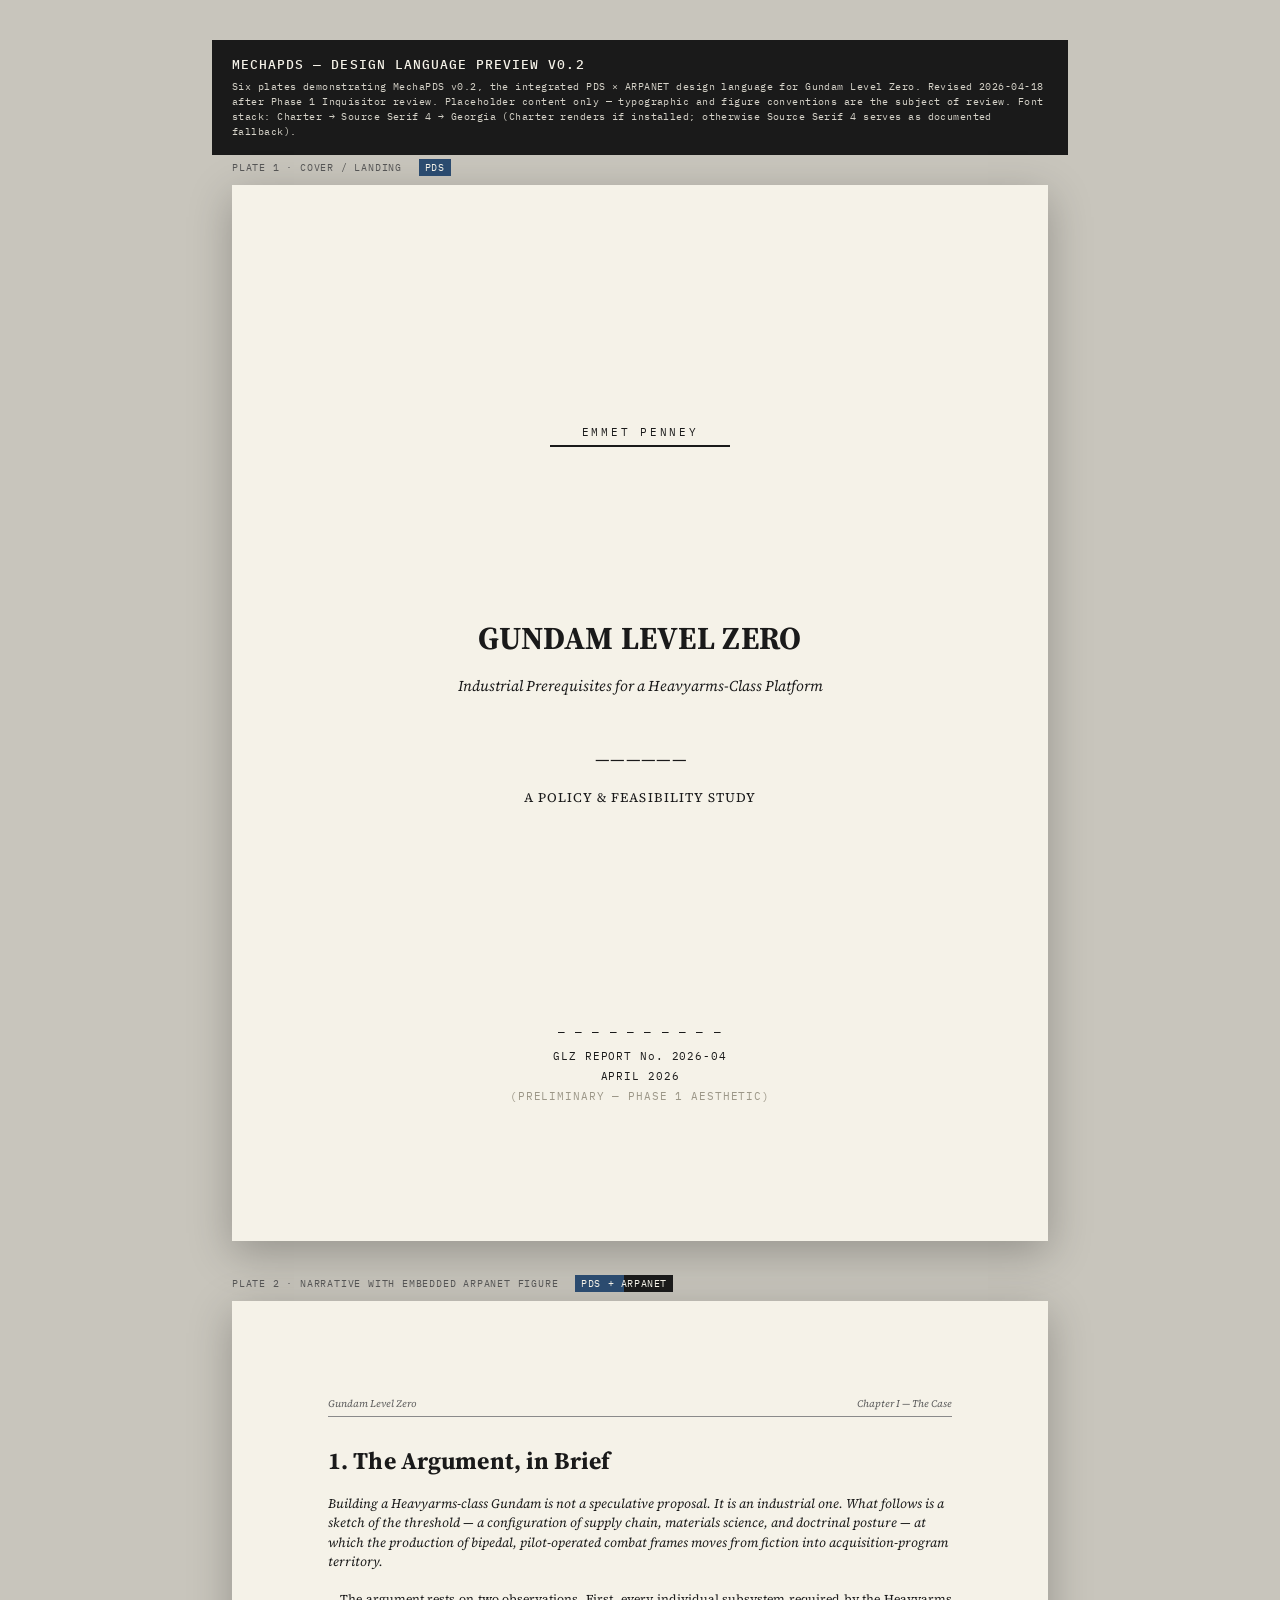
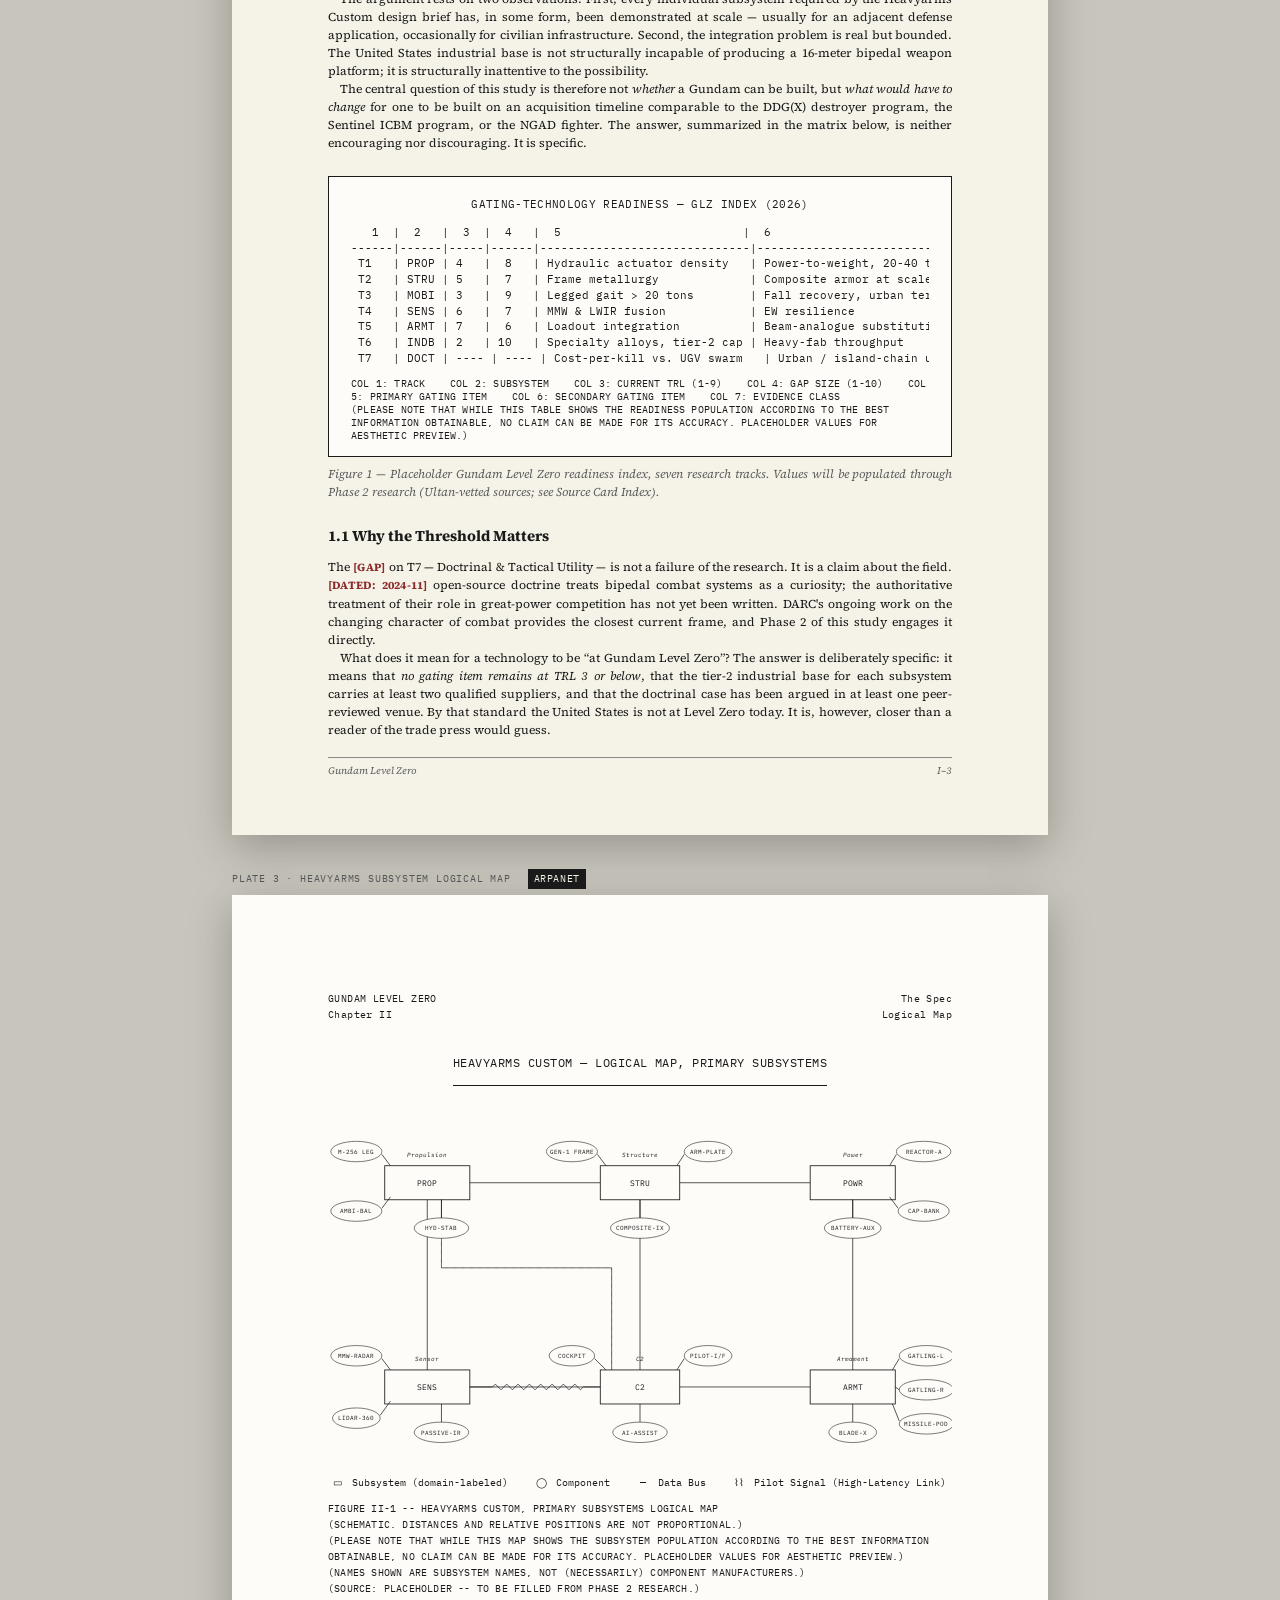
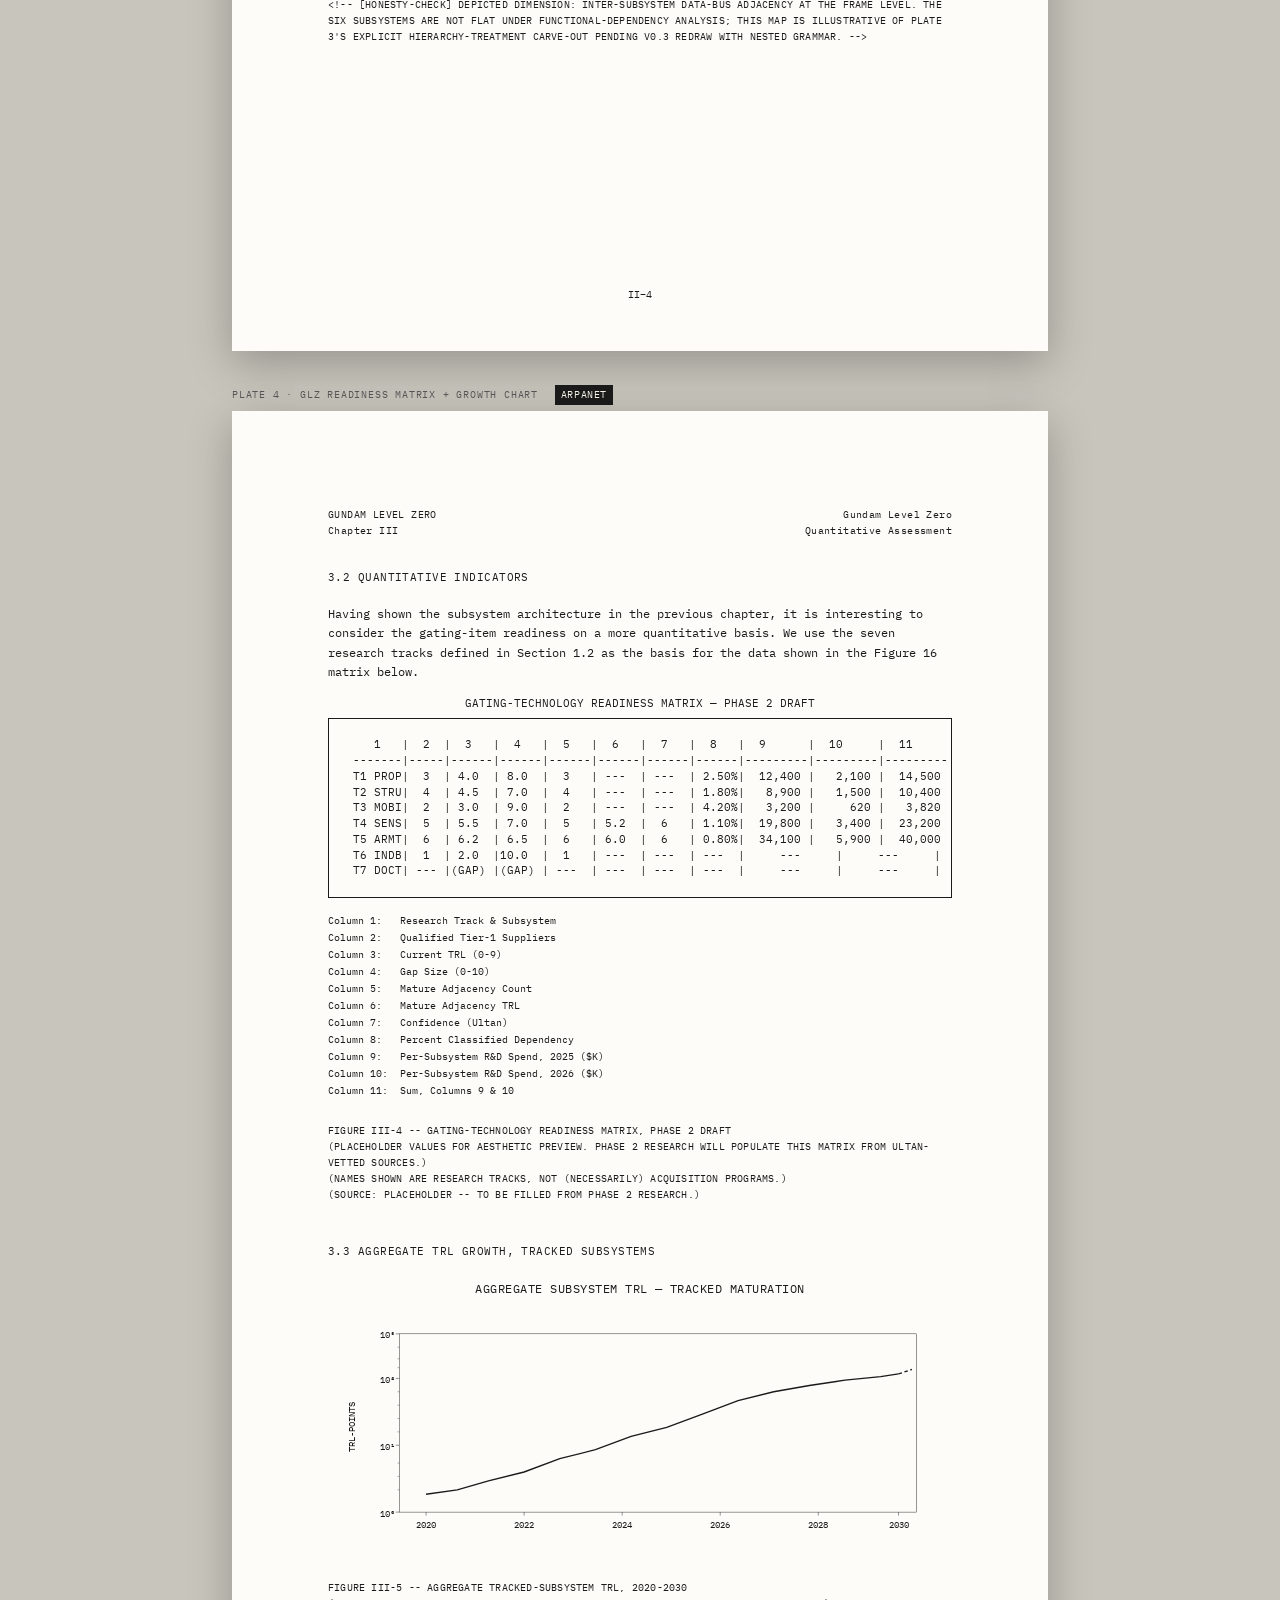
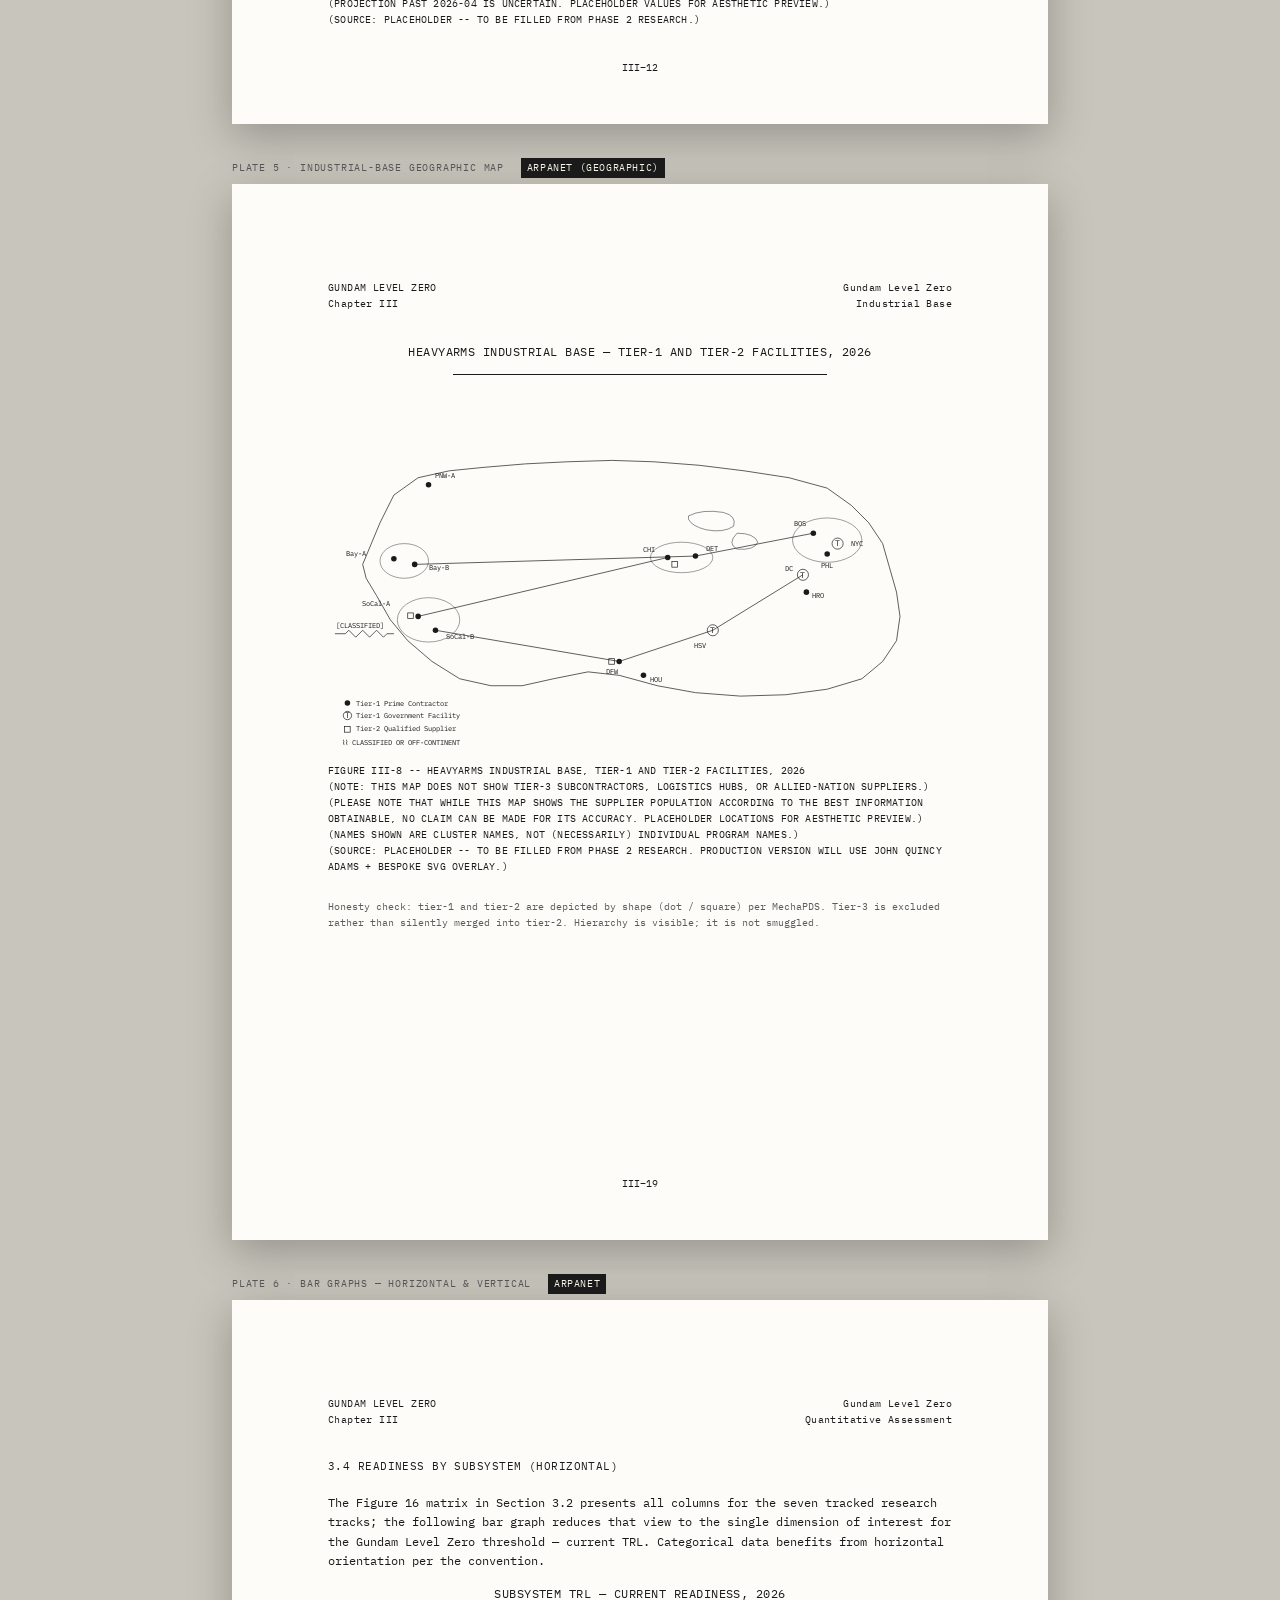
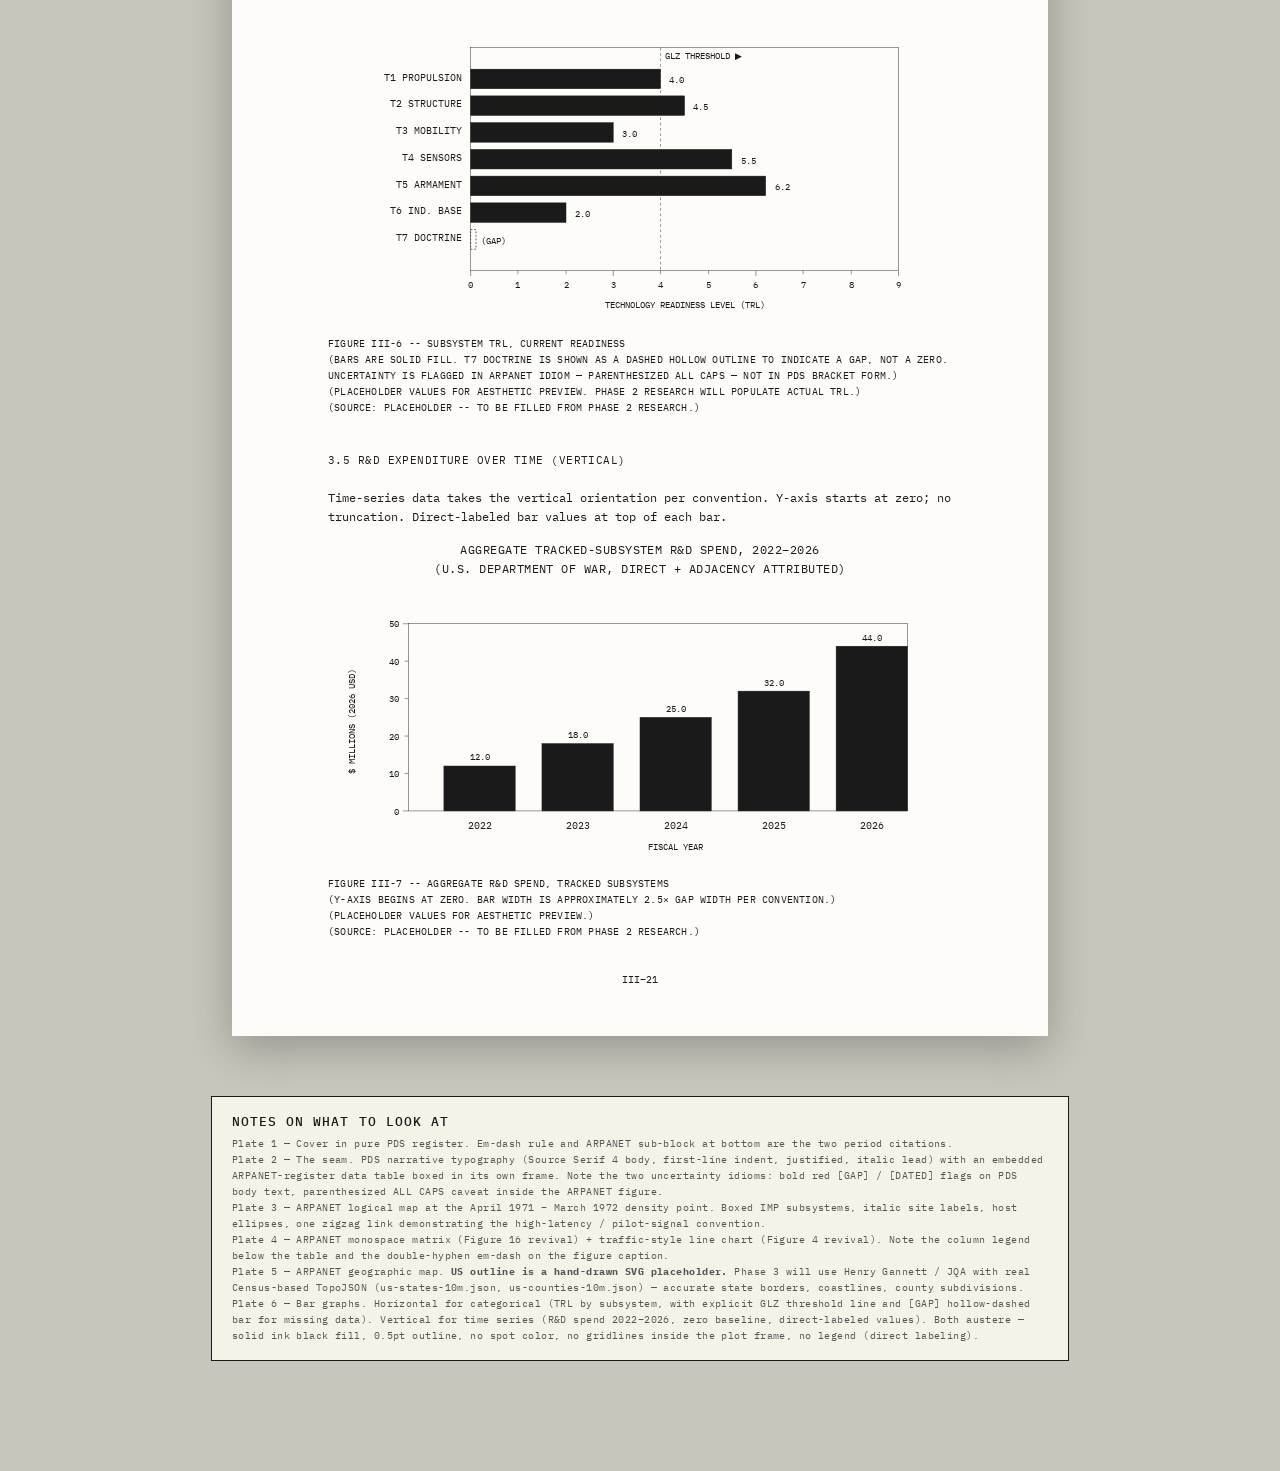
<file: preview/design-language.html>
<!DOCTYPE html>
<html lang="en">
<head>
<meta charset="utf-8">
<title>GLZ — Design Language Preview v0.1</title>
<link rel="preconnect" href="https://fonts.googleapis.com">
<link rel="preconnect" href="https://fonts.gstatic.com" crossorigin>
<link href="https://fonts.googleapis.com/css2?family=Source+Serif+4:ital,opsz,wght@0,8..60,400;0,8..60,700;1,8..60,400&family=IBM+Plex+Mono:ital,wght@0,400;0,500;1,400&display=swap" rel="stylesheet">
<style>
:root {
  --ink: #1A1A1A;
  --newsprint: #F5F2E8;
  --paper: #FDFCF9;
  --warm-gray: #9C9788;
  --gray-50: #8A8A8A;
  --gray-30: #B8B8B8;
  --gray-15: #DCDCDC;
  --red: #8B2B2B;
  --blue: #2B4B6F;
  --serif: 'Charter', 'Source Serif 4', Georgia, serif;
  --gray-70: #5C5C5C;
  --mono: 'IBM Plex Mono', Consolas, monospace;
}
html, body { margin:0; padding:0; }
body {
  background: #C8C5BC;
  font-family: var(--serif);
  color: var(--ink);
  padding: 40px 20px 80px;
}
.preview-header {
  max-width: 8.5in;
  margin: 0 auto 30px;
  padding: 16px 20px;
  background: var(--ink);
  color: var(--newsprint);
  font-family: var(--mono);
  font-size: 11px;
  letter-spacing: 0.04em;
}
.preview-header h1 {
  margin: 0 0 6px 0;
  font-family: var(--mono);
  font-weight: 500;
  font-size: 13px;
  letter-spacing: 0.08em;
  text-transform: uppercase;
}
.preview-header p {
  margin: 0;
  font-size: 10px;
  color: #D5D2C8;
  line-height: 1.5;
}

/* Plate container — mimics a printed page */
.plate {
  width: 8.5in;
  min-height: 11in;
  margin: 0 auto 60px;
  background: var(--newsprint);
  padding: 1in;
  box-sizing: border-box;
  box-shadow: 0 12px 40px rgba(0,0,0,0.25);
  position: relative;
  color: var(--ink);
}
.plate-tag {
  position: absolute;
  top: -26px;
  left: 0;
  font-family: var(--mono);
  font-size: 10px;
  color: #555;
  letter-spacing: 0.08em;
  text-transform: uppercase;
}
.plate-tag .register {
  display: inline-block;
  margin-left: 10px;
  padding: 2px 6px;
  background: #333;
  color: #F5F2E8;
  letter-spacing: 0.06em;
}
.plate-tag .register.pds { background: var(--blue); }
.plate-tag .register.arpanet { background: var(--ink); }
.plate-tag .register.seam {
  background: linear-gradient(90deg, var(--blue) 50%, var(--ink) 50%);
}

/* === PDS Register === */
.pds-page {}
.pds-page .running-head {
  display: flex;
  justify-content: space-between;
  font-family: var(--serif);
  font-style: italic;
  font-size: 10px;
  color: var(--gray-70);
  border-bottom: 0.5px solid var(--gray-50);
  padding-bottom: 6px;
  margin-bottom: 30px;
}
.pds-page h1 {
  font-family: var(--serif);
  font-weight: 700;
  font-size: 24px;
  line-height: 1.2;
  margin: 0 0 18px 0;
  letter-spacing: 0.005em;
}
.pds-page h2 {
  font-family: var(--serif);
  font-weight: 700;
  font-size: 15px;
  margin: 24px 0 12px 0;
}
.pds-page p {
  font-family: var(--serif);
  font-size: 12px;
  line-height: 1.5;
  margin: 0;
  text-align: justify;
  hyphens: auto;
}
.pds-page p + p { text-indent: 1em; }
.pds-page .lead {
  font-size: 13px;
  font-style: italic;
  margin-bottom: 18px;
  text-align: left;
}
.pds-page .source-line {
  font-family: var(--serif);
  font-style: italic;
  font-size: 10px;
  color: var(--gray-70);
  margin-top: 8px;
}
.pds-page .folio {
  position: absolute;
  bottom: 0.6in;
  left: 1in;
  right: 1in;
  display: flex;
  justify-content: space-between;
  font-family: var(--serif);
  font-style: italic;
  font-size: 10px;
  color: var(--gray-70);
  border-top: 0.5px solid var(--gray-50);
  padding-top: 6px;
}
.flag {
  font-family: var(--serif);
  font-weight: 700;
  font-size: 11px;
  color: var(--red);
  letter-spacing: 0.02em;
  white-space: nowrap;
}

/* === Cover page (PDS) === */
.cover-plate {
  display: flex;
  flex-direction: column;
  justify-content: space-between;
  text-align: center;
}
.cover-plate .org {
  font-family: var(--mono);
  font-size: 11px;
  letter-spacing: 0.25em;
  margin-top: 1.5in;
}
.cover-plate .org-rule {
  width: 180px;
  height: 2px;
  background: var(--ink);
  margin: 6px auto 0;
}
.cover-plate .cover-title {
  font-family: var(--serif);
  font-weight: 700;
  font-size: 32px;
  line-height: 1.15;
  letter-spacing: 0.01em;
  margin: 1.8in 0 0 0;
  padding: 0 40px;
}
.cover-plate .cover-subtitle {
  font-family: var(--serif);
  font-style: italic;
  font-size: 15px;
  color: var(--ink);
  margin: 18px 0 0 0;
}
.cover-plate .em-rule {
  font-family: var(--serif);
  letter-spacing: -0.1em;
  margin: 50px 0 18px;
  font-size: 18px;
  color: var(--ink);
}
.cover-plate .stamp-block {
  font-family: var(--mono);
  font-size: 11px;
  letter-spacing: 0.08em;
  line-height: 1.8;
  margin-top: auto;
  margin-bottom: 0.4in;
}
.cover-plate .stamp-block .stamp-head {
  font-weight: 400;
  letter-spacing: 0.15em;
  margin-bottom: 4px;
}

/* === ARPANET Register === */
.arpanet-page {
  background: var(--paper);
  font-family: var(--mono);
  font-size: 12px;
  line-height: 1.6;
  color: var(--ink);
}
.arpanet-page .arpanet-running-head {
  display: flex;
  justify-content: space-between;
  font-family: var(--mono);
  font-size: 10px;
  letter-spacing: 0.04em;
  margin-bottom: 30px;
}
.arpanet-page .arpanet-running-head .left,
.arpanet-page .arpanet-running-head .right {
  font-family: var(--mono);
}
.arpanet-page .arpanet-running-head .chapter {
  display: block;
  font-size: 10px;
}
.arpanet-page h1.arpanet-h1 {
  font-family: var(--mono);
  font-weight: 400;
  font-size: 11px;
  letter-spacing: 0.04em;
  text-transform: uppercase;
  margin: 20px 0 18px 0;
}
.arpanet-page h2.arpanet-h2 {
  font-family: var(--mono);
  font-weight: 400;
  font-size: 11px;
  margin: 20px 0 12px 0;
}
.arpanet-page .arpanet-body p {
  font-family: var(--mono);
  font-size: 11px;
  line-height: 1.6;
  margin: 0 0 1em 0;
  text-indent: 0;
}
.arpanet-page ul.arpanet-list {
  list-style: none;
  margin: 0 0 1em 0;
  padding: 0 0 0 2ch;
}
.arpanet-page ul.arpanet-list li {
  padding-left: 2ch;
  text-indent: -2ch;
  margin-bottom: 0.4em;
}
.arpanet-page ul.arpanet-list li::before {
  content: "o  ";
  white-space: pre;
}
.arpanet-page .arpanet-folio {
  position: absolute;
  bottom: 0.5in;
  left: 0;
  right: 0;
  text-align: center;
  font-family: var(--mono);
  font-size: 10px;
}
.arpanet-page .caveat {
  font-family: var(--mono);
  font-size: 10px;
  text-transform: uppercase;
  letter-spacing: 0.02em;
  margin-top: 10px;
}

/* === Embedded ARPANET figure inside PDS page === */
.embed-figure {
  background: var(--paper);
  border: 0.5px solid var(--ink);
  padding: 20px 22px 14px;
  margin: 24px 0 8px;
  font-family: var(--mono);
}
.embed-figure .figure-title {
  font-family: var(--mono);
  font-size: 11px;
  text-align: center;
  margin-bottom: 14px;
  letter-spacing: 0.03em;
}
.embed-figure pre {
  font-family: var(--mono);
  font-size: 10.5px;
  line-height: 1.5;
  margin: 0;
  white-space: pre;
  overflow-x: auto;
}
.embed-caption {
  font-family: var(--serif);
  font-style: italic;
  font-size: 10px;
  color: var(--gray-70);
  text-align: left;
  margin: 6px 0 0 0;
}

/* === Heavyarms logical map (ARPANET) === */
.map-title {
  font-family: var(--mono);
  font-size: 12px;
  letter-spacing: 0.04em;
  text-align: center;
  margin: 0 0 18px 0;
}
.map-title .rule {
  display: inline-block;
  width: 60%;
  border-top: 0.5px solid var(--ink);
  margin-top: 3px;
}
svg.logical-map, svg.geo-map, svg.line-chart {
  width: 100%;
  display: block;
  background: var(--paper);
}
.map-legend {
  font-family: var(--mono);
  font-size: 10px;
  margin-top: 14px;
  display: flex;
  gap: 24px;
  flex-wrap: wrap;
}
.map-legend .item {
  display: inline-flex;
  align-items: center;
  gap: 6px;
}
.map-legend .glyph {
  display: inline-block;
  width: 18px;
  text-align: center;
  font-family: var(--mono);
}

/* === Monospace readiness matrix === */
.matrix-block {
  font-family: var(--mono);
  font-size: 10.5px;
  line-height: 1.5;
  white-space: pre;
  background: var(--paper);
  border: 0.5px solid var(--ink);
  padding: 18px 24px;
  overflow-x: auto;
}
.matrix-caption {
  font-family: var(--mono);
  font-size: 11px;
  text-align: center;
  margin: 14px 0 6px;
}
.matrix-legend {
  font-family: var(--mono);
  font-size: 10px;
  line-height: 1.7;
  margin-top: 14px;
}
.matrix-legend .col-label {
  display: inline-block;
  width: 12ch;
}

/* === Two-column for geographic plate === */
.geo-plate {
  display: flex;
  flex-direction: column;
}

/* === Plate labels and notes === */
.nota-bene {
  font-family: var(--serif);
  font-style: italic;
  font-size: 10px;
  color: var(--gray-70);
  margin-top: 24px;
  text-align: left;
}
</style>
</head>
<body>

<div class="preview-header">
  <h1>MechaPDS — Design Language Preview v0.2</h1>
  <p>Six plates demonstrating MechaPDS v0.2, the integrated PDS × ARPANET design language for Gundam Level Zero. Revised 2026-04-18 after Phase 1 Inquisitor review. Placeholder content only — typographic and figure conventions are the subject of review. Font stack: Charter → Source Serif 4 → Georgia (Charter renders if installed; otherwise Source Serif 4 serves as documented fallback).</p>
</div>

<!-- ============================================================ -->
<!-- PLATE 1 — COVER (PDS register) -->
<!-- ============================================================ -->
<div class="plate pds-page cover-plate">
  <span class="plate-tag">Plate 1 · Cover / Landing <span class="register pds">PDS</span></span>

  <div>
    <div class="org">EMMET PENNEY</div>
    <div class="org-rule"></div>
  </div>

  <div>
    <div class="cover-title">GUNDAM LEVEL ZERO</div>
    <div class="cover-subtitle">Industrial Prerequisites for a Heavyarms-Class Platform</div>
    <div class="em-rule">— — — — — —</div>
    <div style="font-family:var(--serif); font-size:13px; letter-spacing:0.08em; text-transform:uppercase;">A Policy &amp; Feasibility Study</div>
  </div>

  <div class="stamp-block">
    <div class="stamp-head">— — — — — — — — — —</div>
    GLZ REPORT No. 2026-04<br>
    APRIL 2026<br>
    <span style="color: var(--warm-gray);">(PRELIMINARY — PHASE 1 AESTHETIC)</span>
  </div>
</div>

<!-- ============================================================ -->
<!-- PLATE 2 — Narrative with embedded ARPANET figure (SEAM) -->
<!-- ============================================================ -->
<div class="plate pds-page">
  <span class="plate-tag">Plate 2 · Narrative with Embedded ARPANET Figure <span class="register seam">PDS + ARPANET</span></span>

  <div class="running-head">
    <span><em>Gundam Level Zero</em></span>
    <span>Chapter I &mdash; The Case</span>
  </div>

  <h1>1. The Argument, in Brief</h1>

  <p class="lead">Building a Heavyarms-class Gundam is not a speculative proposal. It is an industrial one. What follows is a sketch of the threshold — a configuration of supply chain, materials science, and doctrinal posture — at which the production of bipedal, pilot-operated combat frames moves from fiction into acquisition-program territory.</p>

  <p>The argument rests on two observations. First, every individual subsystem required by the Heavyarms Custom design brief has, in some form, been demonstrated at scale — usually for an adjacent defense application, occasionally for civilian infrastructure. Second, the integration problem is real but bounded. The United States industrial base is not structurally incapable of producing a 16-meter bipedal weapon platform; it is structurally inattentive to the possibility.</p>

  <p>The central question of this study is therefore not <em>whether</em> a Gundam can be built, but <em>what would have to change</em> for one to be built on an acquisition timeline comparable to the DDG(X) destroyer program, the Sentinel ICBM program, or the NGAD fighter. The answer, summarized in the matrix below, is neither encouraging nor discouraging. It is specific.</p>

  <div class="embed-figure">
    <div class="figure-title">GATING-TECHNOLOGY READINESS — GLZ INDEX (2026)</div>
<pre>   1  |  2   |  3  |  4   |  5                          |  6                          |  7
------|------|-----|------|------------------------------|------------------------------|---------
 T1   | PROP | 4   |  8   | Hydraulic actuator density   | Power-to-weight, 20-40 tons  |  ESTIMATE
 T2   | STRU | 5   |  7   | Frame metallurgy             | Composite armor at scale     |  STRONG
 T3   | MOBI | 3   |  9   | Legged gait &gt; 20 tons        | Fall recovery, urban terrain |  PARTIAL
 T4   | SENS | 6   |  7   | MMW &amp; LWIR fusion            | EW resilience                |  STRONG
 T5   | ARMT | 7   |  6   | Loadout integration          | Beam-analogue substitution   |  STRONG
 T6   | INDB | 2   | 10   | Specialty alloys, tier-2 cap | Heavy-fab throughput         |  ----
 T7   | DOCT | ---- | ---- | Cost-per-kill vs. UGV swarm   | Urban / island-chain utility |  GAP
</pre>
    <div style="font-family:var(--mono); font-size:9.5px; margin-top:10px; letter-spacing:0.02em;">
      COL 1: TRACK &nbsp;&nbsp; COL 2: SUBSYSTEM &nbsp;&nbsp; COL 3: CURRENT TRL (1-9) &nbsp;&nbsp; COL 4: GAP SIZE (1-10) &nbsp;&nbsp; COL 5: PRIMARY GATING ITEM &nbsp;&nbsp; COL 6: SECONDARY GATING ITEM &nbsp;&nbsp; COL 7: EVIDENCE CLASS<br>
      (PLEASE NOTE THAT WHILE THIS TABLE SHOWS THE READINESS POPULATION ACCORDING TO THE BEST INFORMATION OBTAINABLE, NO CLAIM CAN BE MADE FOR ITS ACCURACY. PLACEHOLDER VALUES FOR AESTHETIC PREVIEW.)
    </div>
  </div>
  <p class="embed-caption">Figure&nbsp;1 &mdash; Placeholder Gundam Level Zero readiness index, seven research tracks. Values will be populated through Phase 2 research (Ultan-vetted sources; see Source Card Index).</p>

  <h2>1.1 Why the Threshold Matters</h2>

  <p>The <span class="flag">[GAP]</span> on T7 — Doctrinal &amp; Tactical Utility — is not a failure of the research. It is a claim about the field. <span class="flag">[DATED: 2024-11]</span> open-source doctrine treats bipedal combat systems as a curiosity; the authoritative treatment of their role in great-power competition has not yet been written. DARC&#39;s ongoing work on the changing character of combat provides the closest current frame, and Phase 2 of this study engages it directly.</p>

  <p>What does it mean for a technology to be &ldquo;at Gundam Level Zero&rdquo;? The answer is deliberately specific: it means that <em>no gating item remains at TRL 3 or below</em>, that the tier-2 industrial base for each subsystem carries at least two qualified suppliers, and that the doctrinal case has been argued in at least one peer-reviewed venue. By that standard the United States is not at Level Zero today. It is, however, closer than a reader of the trade press would guess.</p>

  <div class="folio">
    <span>Gundam Level Zero</span>
    <span>I–3</span>
  </div>
</div>

<!-- ============================================================ -->
<!-- PLATE 3 — Heavyarms subsystem logical map (ARPANET) -->
<!-- ============================================================ -->
<div class="plate arpanet-page">
  <span class="plate-tag">Plate 3 · Heavyarms Subsystem Logical Map <span class="register arpanet">ARPANET</span></span>

  <div class="arpanet-running-head">
    <div class="left">GUNDAM LEVEL ZERO<br><span class="chapter">Chapter II</span></div>
    <div class="right" style="text-align:right;">The Spec<br><span class="chapter">Logical Map</span></div>
  </div>

  <div class="map-title">
    HEAVYARMS CUSTOM &mdash; LOGICAL MAP, PRIMARY SUBSYSTEMS<br>
    <span class="rule"></span>
  </div>

  <svg class="logical-map" viewBox="0 0 1100 620" xmlns="http://www.w3.org/2000/svg" role="img" aria-labelledby="logical-map-title" aria-describedby="logical-map-desc">
    <title id="logical-map-title">Heavyarms Custom primary subsystems logical map</title>
    <desc id="logical-map-desc">Schematic diagram of the six primary subsystems of a Heavyarms-class platform (Propulsion, Structure, Power, Sensors, Command and Control, Armament) shown as boxed nodes with orthogonal data-bus connections, component ellipses, and a zigzag pilot-signal link between Propulsion and Command and Control. Placeholder content; dimensions are not proportional.</desc>
    <style>
      .imp-box { fill: none; stroke: #1A1A1A; stroke-width: 1.5; }
      .imp-label { font-family: 'IBM Plex Mono', monospace; font-size: 14px; fill: #1A1A1A; }
      .site-label { font-family: 'IBM Plex Mono', monospace; font-size: 11px; fill: #1A1A1A; font-style: italic; }
      .host-ellipse { fill: #FDFCF9; stroke: #1A1A1A; stroke-width: 1; }
      .host-label { font-family: 'IBM Plex Mono', monospace; font-size: 10px; fill: #1A1A1A; }
      .link { stroke: #1A1A1A; stroke-width: 1.3; fill: none; }
      .link-dash { stroke: #1A1A1A; stroke-width: 1; fill: none; stroke-dasharray: 4 3; }
    </style>

    <!-- Main interconnecting links (orthogonal) -->
    <!-- Top row: PROP - STRU - POWR -->
    <line class="link" x1="250" y1="130" x2="480" y2="130"/>
    <line class="link" x1="620" y1="130" x2="850" y2="130"/>
    <!-- Bottom row: SENS - C2 - ARMT -->
    <line class="link" x1="250" y1="490" x2="480" y2="490"/>
    <line class="link" x1="620" y1="490" x2="850" y2="490"/>
    <!-- Vertical links -->
    <line class="link" x1="175" y1="160" x2="175" y2="460"/>
    <line class="link" x1="550" y1="160" x2="550" y2="460"/>
    <line class="link" x1="925" y1="160" x2="925" y2="460"/>
    <!-- Diagonal PROP-C2 (pilot signal to primary actuator) via zigzag -->
    <path class="link" d="M 200 160 L 200 280 L 500 280 L 500 460" stroke-dasharray="2 0" />

    <!-- PROPULSION box -->
    <g>
      <text class="site-label" x="175" y="85" text-anchor="middle">Propulsion</text>
      <rect class="imp-box" x="100" y="100" width="150" height="60"/>
      <text class="imp-label" x="175" y="135" text-anchor="middle">PROP</text>
      <!-- Hosts -->
      <ellipse class="host-ellipse" cx="50" cy="75" rx="45" ry="18"/>
      <text class="host-label" x="50" y="79" text-anchor="middle">M-256 LEG</text>
      <line class="link" x1="95" y1="80" x2="110" y2="100"/>
      <ellipse class="host-ellipse" cx="50" cy="180" rx="45" ry="18"/>
      <text class="host-label" x="50" y="184" text-anchor="middle">AMBI-BAL</text>
      <line class="link" x1="95" y1="175" x2="110" y2="155"/>
      <ellipse class="host-ellipse" cx="200" cy="210" rx="48" ry="18"/>
      <text class="host-label" x="200" y="214" text-anchor="middle">HYD-STAB</text>
      <line class="link" x1="200" y1="160" x2="200" y2="192"/>
    </g>

    <!-- STRUCTURE box -->
    <g>
      <text class="site-label" x="550" y="85" text-anchor="middle">Structure</text>
      <rect class="imp-box" x="480" y="100" width="140" height="60"/>
      <text class="imp-label" x="550" y="135" text-anchor="middle">STRU</text>
      <ellipse class="host-ellipse" cx="430" cy="75" rx="45" ry="18"/>
      <text class="host-label" x="430" y="79" text-anchor="middle">GEN-1 FRAME</text>
      <line class="link" x1="475" y1="80" x2="490" y2="100"/>
      <ellipse class="host-ellipse" cx="670" cy="75" rx="42" ry="18"/>
      <text class="host-label" x="670" y="79" text-anchor="middle">ARM-PLATE</text>
      <line class="link" x1="628" y1="80" x2="615" y2="100"/>
      <ellipse class="host-ellipse" cx="550" cy="210" rx="52" ry="18"/>
      <text class="host-label" x="550" y="214" text-anchor="middle">COMPOSITE-IX</text>
      <line class="link" x1="550" y1="160" x2="550" y2="192"/>
    </g>

    <!-- POWER box -->
    <g>
      <text class="site-label" x="925" y="85" text-anchor="middle">Power</text>
      <rect class="imp-box" x="850" y="100" width="150" height="60"/>
      <text class="imp-label" x="925" y="135" text-anchor="middle">POWR</text>
      <ellipse class="host-ellipse" cx="1050" cy="75" rx="48" ry="18"/>
      <text class="host-label" x="1050" y="79" text-anchor="middle">REACTOR-A</text>
      <line class="link" x1="1002" y1="80" x2="990" y2="100"/>
      <ellipse class="host-ellipse" cx="1050" cy="180" rx="45" ry="18"/>
      <text class="host-label" x="1050" y="184" text-anchor="middle">CAP-BANK</text>
      <line class="link" x1="1005" y1="175" x2="990" y2="155"/>
      <ellipse class="host-ellipse" cx="925" cy="210" rx="50" ry="18"/>
      <text class="host-label" x="925" y="214" text-anchor="middle">BATTERY-AUX</text>
      <line class="link" x1="925" y1="160" x2="925" y2="192"/>
    </g>

    <!-- SENSOR box -->
    <g>
      <text class="site-label" x="175" y="445" text-anchor="middle">Sensor</text>
      <rect class="imp-box" x="100" y="460" width="150" height="60"/>
      <text class="imp-label" x="175" y="495" text-anchor="middle">SENS</text>
      <ellipse class="host-ellipse" cx="50" cy="435" rx="45" ry="18"/>
      <text class="host-label" x="50" y="439" text-anchor="middle">MMW-RADAR</text>
      <line class="link" x1="95" y1="440" x2="110" y2="460"/>
      <ellipse class="host-ellipse" cx="50" cy="545" rx="42" ry="18"/>
      <text class="host-label" x="50" y="549" text-anchor="middle">LIDAR-360</text>
      <line class="link" x1="92" y1="540" x2="110" y2="515"/>
      <ellipse class="host-ellipse" cx="200" cy="570" rx="48" ry="18"/>
      <text class="host-label" x="200" y="574" text-anchor="middle">PASSIVE-IR</text>
      <line class="link" x1="200" y1="520" x2="200" y2="552"/>
    </g>

    <!-- C2 box (Command and Control) -->
    <g>
      <text class="site-label" x="550" y="445" text-anchor="middle">C2</text>
      <rect class="imp-box" x="480" y="460" width="140" height="60"/>
      <text class="imp-label" x="550" y="495" text-anchor="middle">C2</text>
      <ellipse class="host-ellipse" cx="430" cy="435" rx="40" ry="18"/>
      <text class="host-label" x="430" y="439" text-anchor="middle">COCKPIT</text>
      <line class="link" x1="470" y1="440" x2="490" y2="460"/>
      <ellipse class="host-ellipse" cx="670" cy="435" rx="42" ry="18"/>
      <text class="host-label" x="670" y="439" text-anchor="middle">PILOT-I/F</text>
      <line class="link" x1="628" y1="440" x2="615" y2="460"/>
      <ellipse class="host-ellipse" cx="550" cy="570" rx="48" ry="18"/>
      <text class="host-label" x="550" y="574" text-anchor="middle">AI-ASSIST</text>
      <line class="link" x1="550" y1="520" x2="550" y2="552"/>
    </g>

    <!-- ARMAMENT box -->
    <g>
      <text class="site-label" x="925" y="445" text-anchor="middle">Armament</text>
      <rect class="imp-box" x="850" y="460" width="150" height="60"/>
      <text class="imp-label" x="925" y="495" text-anchor="middle">ARMT</text>
      <ellipse class="host-ellipse" cx="1055" cy="435" rx="48" ry="18"/>
      <text class="host-label" x="1055" y="439" text-anchor="middle">GATLING-L</text>
      <line class="link" x1="1007" y1="440" x2="995" y2="460"/>
      <ellipse class="host-ellipse" cx="1055" cy="495" rx="48" ry="18"/>
      <text class="host-label" x="1055" y="499" text-anchor="middle">GATLING-R</text>
      <line class="link" x1="1007" y1="495" x2="1000" y2="490"/>
      <ellipse class="host-ellipse" cx="1055" cy="555" rx="48" ry="18"/>
      <text class="host-label" x="1055" y="559" text-anchor="middle">MISSILE-POD</text>
      <line class="link" x1="1007" y1="550" x2="995" y2="520"/>
      <ellipse class="host-ellipse" cx="925" cy="570" rx="42" ry="18"/>
      <text class="host-label" x="925" y="574" text-anchor="middle">BLADE-X</text>
      <line class="link" x1="925" y1="520" x2="925" y2="552"/>
    </g>

    <!-- Satellite-style zigzag on one link to demonstrate convention -->
    <path class="link" d="M 250 490 L 290 490 L 295 485 L 305 495 L 315 485 L 325 495 L 335 485 L 345 495 L 355 485 L 365 495 L 375 485 L 385 495 L 395 485 L 405 495 L 415 485 L 425 495 L 435 485 L 445 495 L 450 490 L 480 490" />

  </svg>

  <div class="map-legend">
    <span class="item"><span class="glyph">▭</span>Subsystem (domain-labeled)</span>
    <span class="item"><span class="glyph">◯</span>Component</span>
    <span class="item"><span class="glyph">&mdash;</span>Data Bus</span>
    <span class="item"><span class="glyph">⌇⌇</span>Pilot Signal (High-Latency Link)</span>
  </div>

  <div class="caveat">
    Figure II-1 -- HEAVYARMS CUSTOM, PRIMARY SUBSYSTEMS LOGICAL MAP<br>
    (SCHEMATIC. DISTANCES AND RELATIVE POSITIONS ARE NOT PROPORTIONAL.)<br>
    (PLEASE NOTE THAT WHILE THIS MAP SHOWS THE SUBSYSTEM POPULATION ACCORDING TO THE BEST INFORMATION OBTAINABLE, NO CLAIM CAN BE MADE FOR ITS ACCURACY. PLACEHOLDER VALUES FOR AESTHETIC PREVIEW.)<br>
    (NAMES SHOWN ARE SUBSYSTEM NAMES, NOT (NECESSARILY) COMPONENT MANUFACTURERS.)<br>
    (SOURCE: PLACEHOLDER -- TO BE FILLED FROM PHASE 2 RESEARCH.)<br>
    &lt;!-- [HONESTY-CHECK] Depicted dimension: inter-subsystem data-bus adjacency at the frame level. The six subsystems are NOT flat under functional-dependency analysis; this map is illustrative of Plate 3's explicit hierarchy-treatment carve-out pending v0.3 redraw with nested grammar. --&gt;
  </div>

  <div class="arpanet-folio">II–4</div>
</div>

<!-- ============================================================ -->
<!-- PLATE 4 — Readiness matrix + traffic-style chart (ARPANET) -->
<!-- ============================================================ -->
<div class="plate arpanet-page">
  <span class="plate-tag">Plate 4 · GLZ Readiness Matrix + Growth Chart <span class="register arpanet">ARPANET</span></span>

  <div class="arpanet-running-head">
    <div class="left">GUNDAM LEVEL ZERO<br><span class="chapter">Chapter III</span></div>
    <div class="right" style="text-align:right;">Gundam Level Zero<br><span class="chapter">Quantitative Assessment</span></div>
  </div>

  <h1 class="arpanet-h1">3.2 Quantitative Indicators</h1>

  <p class="arpanet-body">Having shown the subsystem architecture in the previous chapter, it is interesting to consider the gating-item readiness on a more quantitative basis. We use the seven research tracks defined in Section 1.2 as the basis for the data shown in the Figure 16 matrix below.</p>

  <div class="matrix-caption">
    GATING-TECHNOLOGY READINESS MATRIX &mdash; PHASE 2 DRAFT
  </div>

  <div class="matrix-block">   1   |  2  |  3   |  4   |  5   |  6   |  7   |  8   |  9      |  10     |  11
-------|-----|------|------|------|------|------|------|---------|---------|---------
T1 PROP|  3  | 4.0  | 8.0  |  3   | ---  | ---  | 2.50%|  12,400 |   2,100 |  14,500
T2 STRU|  4  | 4.5  | 7.0  |  4   | ---  | ---  | 1.80%|   8,900 |   1,500 |  10,400
T3 MOBI|  2  | 3.0  | 9.0  |  2   | ---  | ---  | 4.20%|   3,200 |     620 |   3,820
T4 SENS|  5  | 5.5  | 7.0  |  5   | 5.2  |  6   | 1.10%|  19,800 |   3,400 |  23,200
T5 ARMT|  6  | 6.2  | 6.5  |  6   | 6.0  |  6   | 0.80%|  34,100 |   5,900 |  40,000
T6 INDB|  1  | 2.0  |10.0  |  1   | ---  | ---  | ---  |     ---     |     ---     |    ----
T7 DOCT| --- |(GAP) |(GAP) | ---  | ---  | ---  | ---  |     ---     |     ---     |    ----
</div>

  <div class="matrix-legend">
<span class="col-label">Column 1:</span>Research Track &amp; Subsystem<br>
<span class="col-label">Column 2:</span>Qualified Tier-1 Suppliers<br>
<span class="col-label">Column 3:</span>Current TRL (0-9)<br>
<span class="col-label">Column 4:</span>Gap Size (0-10)<br>
<span class="col-label">Column 5:</span>Mature Adjacency Count<br>
<span class="col-label">Column 6:</span>Mature Adjacency TRL<br>
<span class="col-label">Column 7:</span>Confidence (Ultan)<br>
<span class="col-label">Column 8:</span>Percent Classified Dependency<br>
<span class="col-label">Column 9:</span>Per-Subsystem R&amp;D Spend, 2025 ($K)<br>
<span class="col-label">Column 10:</span>Per-Subsystem R&amp;D Spend, 2026 ($K)<br>
<span class="col-label">Column 11:</span>Sum, Columns 9 &amp; 10
  </div>

  <div class="caveat" style="margin-top: 24px;">
    Figure III-4 -- GATING-TECHNOLOGY READINESS MATRIX, PHASE 2 DRAFT<br>
    (PLACEHOLDER VALUES FOR AESTHETIC PREVIEW. PHASE 2 RESEARCH WILL POPULATE THIS MATRIX FROM ULTAN-VETTED SOURCES.)<br>
    (NAMES SHOWN ARE RESEARCH TRACKS, NOT (NECESSARILY) ACQUISITION PROGRAMS.)<br>
    (SOURCE: PLACEHOLDER -- TO BE FILLED FROM PHASE 2 RESEARCH.)
  </div>

  <!-- Traffic-style growth chart, ARPANET Figure 4 revival -->
  <h1 class="arpanet-h1" style="margin-top: 40px;">3.3 Aggregate TRL Growth, Tracked Subsystems</h1>

  <div class="map-title" style="margin-top: 18px;">
    AGGREGATE SUBSYSTEM TRL &mdash; TRACKED MATURATION
  </div>

  <svg class="line-chart" viewBox="0 0 700 280" xmlns="http://www.w3.org/2000/svg">
    <style>
      .chart-axis { stroke: #1A1A1A; stroke-width: 0.5; fill: none; }
      .chart-tick { stroke: #1A1A1A; stroke-width: 0.5; }
      .chart-line { stroke: #1A1A1A; stroke-width: 1.5; fill: none; }
      .chart-label { font-family: 'IBM Plex Mono', monospace; font-size: 10px; fill: #1A1A1A; }
    </style>
    <!-- plot area 80,20 to 660,220 -->
    <rect class="chart-axis" x="80" y="20" width="580" height="200"/>
    <!-- Y-axis labels (log scale 10^0 to 10^3, meaning 1, 10, 100, 1000 "TRL-points") -->
    <text class="chart-label" x="75" y="25" text-anchor="end">10³</text>
    <text class="chart-label" x="75" y="75" text-anchor="end">10²</text>
    <text class="chart-label" x="75" y="150" text-anchor="end">10¹</text>
    <text class="chart-label" x="75" y="225" text-anchor="end">10⁰</text>
    <!-- Y ticks -->
    <line class="chart-tick" x1="76" y1="20" x2="80" y2="20"/>
    <line class="chart-tick" x1="76" y1="70" x2="80" y2="70"/>
    <line class="chart-tick" x1="76" y1="145" x2="80" y2="145"/>
    <line class="chart-tick" x1="76" y1="220" x2="80" y2="220"/>
    <!-- minor ticks -->
    <g stroke="#1A1A1A" stroke-width="0.4">
      <line x1="78" y1="35" x2="80" y2="35"/>
      <line x1="78" y1="48" x2="80" y2="48"/>
      <line x1="78" y1="58" x2="80" y2="58"/>
      <line x1="78" y1="85" x2="80" y2="85"/>
      <line x1="78" y1="100" x2="80" y2="100"/>
      <line x1="78" y1="115" x2="80" y2="115"/>
      <line x1="78" y1="130" x2="80" y2="130"/>
      <line x1="78" y1="165" x2="80" y2="165"/>
      <line x1="78" y1="180" x2="80" y2="180"/>
      <line x1="78" y1="195" x2="80" y2="195"/>
    </g>
    <!-- X-axis ticks -->
    <text class="chart-label" x="110" y="238" text-anchor="middle">2020</text>
    <text class="chart-label" x="220" y="238" text-anchor="middle">2022</text>
    <text class="chart-label" x="330" y="238" text-anchor="middle">2024</text>
    <text class="chart-label" x="440" y="238" text-anchor="middle">2026</text>
    <text class="chart-label" x="550" y="238" text-anchor="middle">2028</text>
    <text class="chart-label" x="640" y="238" text-anchor="middle">2030</text>
    <line class="chart-tick" x1="110" y1="220" x2="110" y2="224"/>
    <line class="chart-tick" x1="220" y1="220" x2="220" y2="224"/>
    <line class="chart-tick" x1="330" y1="220" x2="330" y2="224"/>
    <line class="chart-tick" x1="440" y1="220" x2="440" y2="224"/>
    <line class="chart-tick" x1="550" y1="220" x2="550" y2="224"/>
    <line class="chart-tick" x1="640" y1="220" x2="640" y2="224"/>
    <!-- axis labels -->
    <text class="chart-label" x="30" y="125" text-anchor="middle" transform="rotate(-90, 30, 125)">TRL-POINTS</text>
    <!-- data line (representative placeholder trajectory) -->
    <polyline class="chart-line" points="110,200 145,195 180,185 220,175 260,160 300,150 340,135 380,125 420,110 460,95 500,85 540,78 580,72 620,68 640,65"/>
    <!-- Projected future line (dashed) -->
    <polyline class="chart-line" stroke-dasharray="4 3" points="640,65 655,60"/>
  </svg>

  <div class="caveat" style="margin-top:14px;">
    Figure III-5 -- AGGREGATE TRACKED-SUBSYSTEM TRL, 2020-2030<br>
    (PROJECTION PAST 2026-04 IS UNCERTAIN. PLACEHOLDER VALUES FOR AESTHETIC PREVIEW.)<br>
    (SOURCE: PLACEHOLDER -- TO BE FILLED FROM PHASE 2 RESEARCH.)
  </div>

  <div class="arpanet-folio">III–12</div>
</div>

<!-- ============================================================ -->
<!-- PLATE 5 — Industrial-base geographic map (ARPANET geo) -->
<!-- ============================================================ -->
<div class="plate arpanet-page geo-plate">
  <span class="plate-tag">Plate 5 · Industrial-Base Geographic Map <span class="register arpanet">ARPANET (geographic)</span></span>

  <div class="arpanet-running-head">
    <div class="left">GUNDAM LEVEL ZERO<br><span class="chapter">Chapter III</span></div>
    <div class="right" style="text-align:right;">Gundam Level Zero<br><span class="chapter">Industrial Base</span></div>
  </div>

  <div class="map-title">
    HEAVYARMS INDUSTRIAL BASE &mdash; TIER-1 AND TIER-2 FACILITIES, 2026<br>
    <span class="rule"></span>
  </div>

  <svg class="geo-map" viewBox="0 0 900 500" xmlns="http://www.w3.org/2000/svg" role="img" aria-labelledby="geo-map-title" aria-describedby="geo-map-desc">
    <title id="geo-map-title">Heavyarms industrial base geographic map, tier-1 and tier-2 facilities, 2026</title>
    <desc id="geo-map-desc">Simplified outline of the continental United States with filled-circle markers for tier-1 prime contractors, circled-T markers for tier-1 government facilities, and square markers for tier-2 qualified suppliers. Dense clusters around SoCal, the Bay Area, Detroit-Chicago, and the Northeast Corridor are enclosed in ellipses. A zigzag glyph at the western edge indicates classified or off-continent supply links. Placeholder content; production version uses John Quincy Adams with bespoke SVG overlay.</desc>
    <style>
      .coast { fill: none; stroke: #1A1A1A; stroke-width: 1; }
      .great-lakes { fill: #FDFCF9; stroke: #1A1A1A; stroke-width: 0.7; }
      .imp-dot { fill: #1A1A1A; }
      .tip-circle { fill: none; stroke: #1A1A1A; stroke-width: 1; }
      .tip-T { font-family: 'IBM Plex Mono', monospace; font-size: 11px; fill: #1A1A1A; }
      .tier2-square { fill: none; stroke: #1A1A1A; stroke-width: 1; }
      .cluster-ring { fill: none; stroke: #1A1A1A; stroke-width: 0.6; }
      .geo-label { font-family: 'IBM Plex Mono', monospace; font-size: 10px; fill: #1A1A1A; }
      .geo-link { stroke: #1A1A1A; stroke-width: 1; fill: none; }
    </style>

    <!-- Simplified US outline -->
    <path class="coast" d="M 50 240 L 75 180 L 95 140 L 130 115 L 175 105 L 225 100 L 285 95 L 345 92 L 410 90 L 470 92 L 535 97 L 600 105 L 665 115 L 720 130 L 755 155 L 780 180 L 800 210 L 810 245 L 820 280 L 825 315 L 820 350 L 800 380 L 770 405 L 720 420 L 660 428 L 595 430 L 530 425 L 475 415 L 420 400 L 375 395 L 325 405 L 280 415 L 235 415 L 190 405 L 150 380 L 115 350 L 90 320 L 70 285 L 55 260 Z"/>
    <!-- Great Lakes (stylized) -->
    <path class="great-lakes" d="M 520 170 Q 540 160 570 165 Q 590 170 585 185 Q 570 195 545 190 Q 525 185 520 175 Z"/>
    <path class="great-lakes" d="M 590 195 Q 615 195 620 208 Q 615 220 590 218 Q 575 210 590 195 Z"/>

    <!-- Cluster: Los Angeles / SoCal -->
    <ellipse class="cluster-ring" cx="145" cy="320" rx="45" ry="32"/>
    <circle class="imp-dot" cx="130" cy="315" r="4"/>
    <text class="geo-label" x="90" y="300" text-anchor="end">SoCal-A</text>
    <circle class="imp-dot" cx="155" cy="335" r="4"/>
    <text class="geo-label" x="170" y="348" text-anchor="start">SoCal-B</text>
    <rect class="tier2-square" x="115" y="310" width="8" height="8"/>

    <!-- Cluster: Bay Area -->
    <ellipse class="cluster-ring" cx="110" cy="235" rx="35" ry="25"/>
    <circle class="imp-dot" cx="95" cy="232" r="4"/>
    <text class="geo-label" x="55" y="228" text-anchor="end">Bay-A</text>
    <circle class="imp-dot" cx="125" cy="240" r="4"/>
    <text class="geo-label" x="145" y="248" text-anchor="start">Bay-B</text>

    <!-- Pacific Northwest -->
    <circle class="imp-dot" cx="145" cy="125" r="4"/>
    <text class="geo-label" x="155" y="115" text-anchor="start">PNW-A</text>

    <!-- Cluster: Dallas-Fort Worth -->
    <circle class="imp-dot" cx="420" cy="380" r="4"/>
    <text class="geo-label" x="410" y="398" text-anchor="middle">DFW</text>
    <rect class="tier2-square" x="405" y="376" width="8" height="8"/>

    <!-- Houston -->
    <circle class="imp-dot" cx="455" cy="400" r="4"/>
    <text class="geo-label" x="465" y="410" text-anchor="start">HOU</text>

    <!-- Huntsville -->
    <g>
      <circle class="tip-circle" cx="555" cy="335" r="8"/>
      <text class="tip-T" x="555" y="339" text-anchor="middle">T</text>
      <text class="geo-label" x="545" y="360" text-anchor="end">HSV</text>
    </g>

    <!-- Great Lakes cluster: Detroit / Chicago -->
    <ellipse class="cluster-ring" cx="510" cy="230" rx="45" ry="22"/>
    <circle class="imp-dot" cx="490" cy="230" r="4"/>
    <text class="geo-label" x="472" y="222" text-anchor="end">CHI</text>
    <circle class="imp-dot" cx="530" cy="228" r="4"/>
    <text class="geo-label" x="545" y="220" text-anchor="start">DET</text>
    <rect class="tier2-square" x="496" y="236" width="8" height="8"/>

    <!-- Cluster: Northeast Corridor -->
    <ellipse class="cluster-ring" cx="720" cy="205" rx="50" ry="32"/>
    <circle class="imp-dot" cx="700" cy="195" r="4"/>
    <text class="geo-label" x="690" y="185" text-anchor="end">BOS</text>
    <g>
      <circle class="tip-circle" cx="735" cy="210" r="8"/>
      <text class="tip-T" x="735" y="214" text-anchor="middle">T</text>
      <text class="geo-label" x="755" y="214" text-anchor="start">NYC</text>
    </g>
    <circle class="imp-dot" cx="720" cy="225" r="4"/>
    <text class="geo-label" x="720" y="245" text-anchor="middle">PHL</text>

    <!-- Hampton Roads -->
    <circle class="imp-dot" cx="690" cy="280" r="4"/>
    <text class="geo-label" x="698" y="288" text-anchor="start">HRO</text>

    <!-- DC -->
    <g>
      <circle class="tip-circle" cx="685" cy="255" r="8"/>
      <text class="tip-T" x="685" y="259" text-anchor="middle">T</text>
      <text class="geo-label" x="670" y="250" text-anchor="end">DC</text>
    </g>

    <!-- Inter-cluster links (leased-circuit analogue: tier-2 dependency lines) -->
    <line class="geo-link" x1="155" y1="335" x2="420" y2="380"/>
    <line class="geo-link" x1="130" y1="315" x2="490" y2="230"/>
    <line class="geo-link" x1="125" y1="240" x2="530" y2="228"/>
    <line class="geo-link" x1="530" y1="228" x2="700" y2="195"/>
    <line class="geo-link" x1="555" y1="335" x2="685" y2="255"/>
    <line class="geo-link" x1="420" y1="380" x2="555" y2="335"/>

    <!-- Zigzag (off-continent / classified supply chain) -->
    <path class="geo-link" d="M 10 340 L 25 340 L 30 335 L 40 345 L 50 335 L 60 345 L 70 335 L 80 345 L 85 340 L 95 340" />
    <text class="geo-label" x="12" y="332">[CLASSIFIED]</text>

    <!-- Legend box bottom-left -->
    <g transform="translate(20, 440)">
      <circle class="imp-dot" cx="8" cy="0" r="4"/>
      <text class="geo-label" x="20" y="4">Tier-1 Prime Contractor</text>
      <circle class="tip-circle" cx="8" cy="18" r="6"/>
      <text class="tip-T" x="8" y="22" text-anchor="middle">T</text>
      <text class="geo-label" x="20" y="22">Tier-1 Government Facility</text>
      <rect class="tier2-square" x="4" y="34" width="8" height="8"/>
      <text class="geo-label" x="20" y="41">Tier-2 Qualified Supplier</text>
      <text class="geo-label" x="0" y="60">⌇⌇ CLASSIFIED OR OFF-CONTINENT</text>
    </g>

  </svg>

  <div class="caveat" style="margin-top: 18px;">
    Figure III-8 -- HEAVYARMS INDUSTRIAL BASE, TIER-1 AND TIER-2 FACILITIES, 2026<br>
    (NOTE: THIS MAP DOES NOT SHOW TIER-3 SUBCONTRACTORS, LOGISTICS HUBS, OR ALLIED-NATION SUPPLIERS.)<br>
    (PLEASE NOTE THAT WHILE THIS MAP SHOWS THE SUPPLIER POPULATION ACCORDING TO THE BEST INFORMATION OBTAINABLE, NO CLAIM CAN BE MADE FOR ITS ACCURACY. PLACEHOLDER LOCATIONS FOR AESTHETIC PREVIEW.)<br>
    (NAMES SHOWN ARE CLUSTER NAMES, NOT (NECESSARILY) INDIVIDUAL PROGRAM NAMES.)<br>
    (SOURCE: PLACEHOLDER -- TO BE FILLED FROM PHASE 2 RESEARCH. PRODUCTION VERSION WILL USE JOHN QUINCY ADAMS + BESPOKE SVG OVERLAY.)
  </div>

  <div class="nota-bene" style="font-family: var(--mono); font-style: normal; font-size: 10px;">
    Honesty check: tier-1 and tier-2 are depicted by shape (dot / square) per MechaPDS. Tier-3 is excluded rather than silently merged into tier-2. Hierarchy is visible; it is not smuggled.
  </div>

  <div class="arpanet-folio">III–19</div>
</div>

<!-- ============================================================ -->
<!-- PLATE 6 — Bar charts (ARPANET + PDS-assisted) -->
<!-- ============================================================ -->
<div class="plate arpanet-page">
  <span class="plate-tag">Plate 6 · Bar Graphs — Horizontal &amp; Vertical <span class="register arpanet">ARPANET</span></span>

  <div class="arpanet-running-head">
    <div class="left">GUNDAM LEVEL ZERO<br><span class="chapter">Chapter III</span></div>
    <div class="right" style="text-align:right;">Gundam Level Zero<br><span class="chapter">Quantitative Assessment</span></div>
  </div>

  <h1 class="arpanet-h1">3.4 Readiness by Subsystem (Horizontal)</h1>

  <p class="arpanet-body">The Figure 16 matrix in Section 3.2 presents all columns for the seven tracked research tracks; the following bar graph reduces that view to the single dimension of interest for the Gundam Level Zero threshold — current TRL. Categorical data benefits from horizontal orientation per the convention.</p>

  <div class="map-title" style="margin-top: 14px;">
    SUBSYSTEM TRL &mdash; CURRENT READINESS, 2026
  </div>

  <svg class="line-chart" viewBox="0 0 700 340" xmlns="http://www.w3.org/2000/svg">
    <style>
      .bar-axis { stroke: #1A1A1A; stroke-width: 0.5; fill: none; }
      .bar-tick { stroke: #1A1A1A; stroke-width: 0.5; }
      .bar-fill { fill: #1A1A1A; stroke: #1A1A1A; stroke-width: 0.5; }
      .bar-hollow { fill: none; stroke: #1A1A1A; stroke-width: 0.75; stroke-dasharray: 2 2; }
      .bar-label { font-family: 'IBM Plex Mono', monospace; font-size: 11px; fill: #1A1A1A; }
      .bar-value { font-family: 'IBM Plex Mono', monospace; font-size: 10px; fill: #1A1A1A; }
      .bar-axis-label { font-family: 'IBM Plex Mono', monospace; font-size: 10px; fill: #1A1A1A; }
    </style>

    <!-- Plot area: x = 160 to 640, y = 30 to 280 -->
    <rect class="bar-axis" x="160" y="30" width="480" height="250"/>

    <!-- X-axis tick marks and labels (0 to 9 TRL) -->
    <line class="bar-tick" x1="160" y1="280" x2="160" y2="286"/>
    <text class="bar-axis-label" x="160" y="300" text-anchor="middle">0</text>
    <line class="bar-tick" x1="213" y1="280" x2="213" y2="284"/>
    <text class="bar-axis-label" x="213" y="300" text-anchor="middle">1</text>
    <line class="bar-tick" x1="267" y1="280" x2="267" y2="284"/>
    <text class="bar-axis-label" x="267" y="300" text-anchor="middle">2</text>
    <line class="bar-tick" x1="320" y1="280" x2="320" y2="286"/>
    <text class="bar-axis-label" x="320" y="300" text-anchor="middle">3</text>
    <line class="bar-tick" x1="373" y1="280" x2="373" y2="284"/>
    <text class="bar-axis-label" x="373" y="300" text-anchor="middle">4</text>
    <line class="bar-tick" x1="427" y1="280" x2="427" y2="284"/>
    <text class="bar-axis-label" x="427" y="300" text-anchor="middle">5</text>
    <line class="bar-tick" x1="480" y1="280" x2="480" y2="286"/>
    <text class="bar-axis-label" x="480" y="300" text-anchor="middle">6</text>
    <line class="bar-tick" x1="533" y1="280" x2="533" y2="284"/>
    <text class="bar-axis-label" x="533" y="300" text-anchor="middle">7</text>
    <line class="bar-tick" x1="587" y1="280" x2="587" y2="284"/>
    <text class="bar-axis-label" x="587" y="300" text-anchor="middle">8</text>
    <line class="bar-tick" x1="640" y1="280" x2="640" y2="286"/>
    <text class="bar-axis-label" x="640" y="300" text-anchor="middle">9</text>

    <!-- X-axis label -->
    <text class="bar-axis-label" x="400" y="322" text-anchor="middle">TECHNOLOGY READINESS LEVEL (TRL)</text>

    <!-- GLZ threshold line (TRL 4 = minimum acceptable) -->
    <line x1="373" y1="30" x2="373" y2="280" stroke="#1A1A1A" stroke-width="0.5" stroke-dasharray="3 3"/>
    <text class="bar-axis-label" x="378" y="43" text-anchor="start" font-size="9">GLZ THRESHOLD ▶</text>

    <!-- Bars: each bar is 22 tall, 8 gap, starting at y=42 -->
    <!-- TRL values: PROP=4.0 STRU=4.5 MOBI=3.0 SENS=5.5 ARMT=6.2 INDB=2.0 DOCT=0.0 -->
    <!-- Bar starts at x=160, each TRL unit = 53.33 px -->

    <!-- T1 PROPULSION — TRL 4.0 -->
    <text class="bar-label" x="150" y="67" text-anchor="end">T1 PROPULSION</text>
    <rect class="bar-fill" x="160" y="54" width="213" height="22"/>
    <text class="bar-value" x="383" y="70" text-anchor="start">4.0</text>

    <!-- T2 STRUCTURE — TRL 4.5 -->
    <text class="bar-label" x="150" y="97" text-anchor="end">T2 STRUCTURE</text>
    <rect class="bar-fill" x="160" y="84" width="240" height="22"/>
    <text class="bar-value" x="410" y="100" text-anchor="start">4.5</text>

    <!-- T3 MOBILITY — TRL 3.0 -->
    <text class="bar-label" x="150" y="127" text-anchor="end">T3 MOBILITY</text>
    <rect class="bar-fill" x="160" y="114" width="160" height="22"/>
    <text class="bar-value" x="330" y="130" text-anchor="start">3.0</text>

    <!-- T4 SENSORS — TRL 5.5 -->
    <text class="bar-label" x="150" y="157" text-anchor="end">T4 SENSORS</text>
    <rect class="bar-fill" x="160" y="144" width="293" height="22"/>
    <text class="bar-value" x="463" y="160" text-anchor="start">5.5</text>

    <!-- T5 ARMAMENT — TRL 6.2 -->
    <text class="bar-label" x="150" y="187" text-anchor="end">T5 ARMAMENT</text>
    <rect class="bar-fill" x="160" y="174" width="331" height="22"/>
    <text class="bar-value" x="501" y="190" text-anchor="start">6.2</text>

    <!-- T6 INDUSTRIAL BASE — TRL 2.0 -->
    <text class="bar-label" x="150" y="217" text-anchor="end">T6 IND. BASE</text>
    <rect class="bar-fill" x="160" y="204" width="107" height="22"/>
    <text class="bar-value" x="277" y="220" text-anchor="start">2.0</text>

    <!-- T7 DOCTRINE — TRL 0.0 (shown as hollow dashed to indicate no data) -->
    <text class="bar-label" x="150" y="247" text-anchor="end">T7 DOCTRINE</text>
    <rect class="bar-hollow" x="160" y="234" width="6" height="22"/>
    <text class="bar-value" x="172" y="250" text-anchor="start">(GAP)</text>

  </svg>

  <div class="caveat" style="margin-top: 12px;">
    Figure III-6 -- SUBSYSTEM TRL, CURRENT READINESS<br>
    (BARS ARE SOLID FILL. T7 DOCTRINE IS SHOWN AS A DASHED HOLLOW OUTLINE TO INDICATE A GAP, NOT A ZERO. UNCERTAINTY IS FLAGGED IN ARPANET IDIOM — PARENTHESIZED ALL CAPS — NOT IN PDS BRACKET FORM.)<br>
    (PLACEHOLDER VALUES FOR AESTHETIC PREVIEW. PHASE 2 RESEARCH WILL POPULATE ACTUAL TRL.)<br>
    (SOURCE: PLACEHOLDER -- TO BE FILLED FROM PHASE 2 RESEARCH.)
  </div>

  <h1 class="arpanet-h1" style="margin-top: 36px;">3.5 R&amp;D Expenditure Over Time (Vertical)</h1>

  <p class="arpanet-body">Time-series data takes the vertical orientation per convention. Y-axis starts at zero; no truncation. Direct-labeled bar values at top of each bar.</p>

  <div class="map-title" style="margin-top: 14px;">
    AGGREGATE TRACKED-SUBSYSTEM R&amp;D SPEND, 2022&ndash;2026<br>
    (U.S. DEPARTMENT OF WAR, DIRECT + ADJACENCY ATTRIBUTED)
  </div>

  <svg class="line-chart" viewBox="0 0 700 300" xmlns="http://www.w3.org/2000/svg">
    <style>
      .v-axis { stroke: #1A1A1A; stroke-width: 0.5; fill: none; }
      .v-tick { stroke: #1A1A1A; stroke-width: 0.5; }
      .v-fill { fill: #1A1A1A; stroke: #1A1A1A; stroke-width: 0.5; }
      .v-label { font-family: 'IBM Plex Mono', monospace; font-size: 11px; fill: #1A1A1A; }
      .v-value { font-family: 'IBM Plex Mono', monospace; font-size: 10px; fill: #1A1A1A; }
      .v-axis-label { font-family: 'IBM Plex Mono', monospace; font-size: 10px; fill: #1A1A1A; }
    </style>

    <!-- Plot area: x = 90 to 650, y = 30 to 240 -->
    <rect class="v-axis" x="90" y="30" width="560" height="210"/>

    <!-- Y-axis tick marks and labels (0 to 50 $M) -->
    <!-- 5 gridlines at 0, 10, 20, 30, 40, 50 -->
    <line class="v-tick" x1="84" y1="240" x2="90" y2="240"/>
    <text class="v-axis-label" x="80" y="244" text-anchor="end">0</text>
    <line class="v-tick" x1="86" y1="198" x2="90" y2="198"/>
    <text class="v-axis-label" x="80" y="202" text-anchor="end">10</text>
    <line class="v-tick" x1="86" y1="156" x2="90" y2="156"/>
    <text class="v-axis-label" x="80" y="160" text-anchor="end">20</text>
    <line class="v-tick" x1="86" y1="114" x2="90" y2="114"/>
    <text class="v-axis-label" x="80" y="118" text-anchor="end">30</text>
    <line class="v-tick" x1="86" y1="72" x2="90" y2="72"/>
    <text class="v-axis-label" x="80" y="76" text-anchor="end">40</text>
    <line class="v-tick" x1="84" y1="30" x2="90" y2="30"/>
    <text class="v-axis-label" x="80" y="34" text-anchor="end">50</text>

    <!-- Y-axis title -->
    <text class="v-axis-label" x="30" y="140" text-anchor="middle" transform="rotate(-90, 30, 140)">$ MILLIONS (2026 USD)</text>

    <!-- 5 bars — one per year 2022-2026. Each bar 80 wide, 30 gap. -->
    <!-- Values: 12, 18, 25, 32, 44 -->
    <!-- 12 → height 50.4, 18 → 75.6, 25 → 105, 32 → 134.4, 44 → 184.8 -->

    <!-- 2022: 12 -->
    <rect class="v-fill" x="130" y="189.6" width="80" height="50.4"/>
    <text class="v-value" x="170" y="183" text-anchor="middle">12.0</text>
    <text class="v-label" x="170" y="260" text-anchor="middle">2022</text>

    <!-- 2023: 18 -->
    <rect class="v-fill" x="240" y="164.4" width="80" height="75.6"/>
    <text class="v-value" x="280" y="158" text-anchor="middle">18.0</text>
    <text class="v-label" x="280" y="260" text-anchor="middle">2023</text>

    <!-- 2024: 25 -->
    <rect class="v-fill" x="350" y="135" width="80" height="105"/>
    <text class="v-value" x="390" y="129" text-anchor="middle">25.0</text>
    <text class="v-label" x="390" y="260" text-anchor="middle">2024</text>

    <!-- 2025: 32 -->
    <rect class="v-fill" x="460" y="105.6" width="80" height="134.4"/>
    <text class="v-value" x="500" y="100" text-anchor="middle">32.0</text>
    <text class="v-label" x="500" y="260" text-anchor="middle">2025</text>

    <!-- 2026: 44 -->
    <rect class="v-fill" x="570" y="55.2" width="80" height="184.8"/>
    <text class="v-value" x="610" y="49" text-anchor="middle">44.0</text>
    <text class="v-label" x="610" y="260" text-anchor="middle">2026</text>

    <!-- X-axis title -->
    <text class="v-axis-label" x="390" y="284" text-anchor="middle">FISCAL YEAR</text>

  </svg>

  <div class="caveat" style="margin-top: 12px;">
    Figure III-7 -- AGGREGATE R&amp;D SPEND, TRACKED SUBSYSTEMS<br>
    (Y-AXIS BEGINS AT ZERO. BAR WIDTH IS APPROXIMATELY 2.5&times; GAP WIDTH PER CONVENTION.)<br>
    (PLACEHOLDER VALUES FOR AESTHETIC PREVIEW.)<br>
    (SOURCE: PLACEHOLDER -- TO BE FILLED FROM PHASE 2 RESEARCH.)
  </div>

  <div class="arpanet-folio">III–21</div>
</div>

<div class="preview-header" style="background: var(--newsprint); color: var(--ink); border: 0.5px solid var(--ink);">
  <h1 style="color: var(--ink);">Notes on what to look at</h1>
  <p style="color: #555; font-family: var(--mono); font-size: 10px; line-height: 1.6;">
    Plate 1 — Cover in pure PDS register. Em-dash rule and ARPANET sub-block at bottom are the two period citations.<br>
    Plate 2 — The seam. PDS narrative typography (Source Serif 4 body, first-line indent, justified, italic lead) with an embedded ARPANET-register data table boxed in its own frame. Note the two uncertainty idioms: bold red [GAP] / [DATED] flags on PDS body text, parenthesized ALL CAPS caveat inside the ARPANET figure.<br>
    Plate 3 — ARPANET logical map at the April 1971 – March 1972 density point. Boxed IMP subsystems, italic site labels, host ellipses, one zigzag link demonstrating the high-latency / pilot-signal convention.<br>
    Plate 4 — ARPANET monospace matrix (Figure 16 revival) + traffic-style line chart (Figure 4 revival). Note the column legend below the table and the double-hyphen em-dash on the figure caption.<br>
    Plate 5 — ARPANET geographic map. <strong>US outline is a hand-drawn SVG placeholder.</strong> Phase 3 will use Henry Gannett / JQA with real Census-based TopoJSON (us-states-10m.json, us-counties-10m.json) — accurate state borders, coastlines, county subdivisions.<br>
    Plate 6 — Bar graphs. Horizontal for categorical (TRL by subsystem, with explicit GLZ threshold line and [GAP] hollow-dashed bar for missing data). Vertical for time series (R&amp;D spend 2022–2026, zero baseline, direct-labeled values). Both austere — solid ink black fill, 0.5pt outline, no spot color, no gridlines inside the plot frame, no legend (direct labeling).
  </p>
</div>

</body>
</html>
</file>
